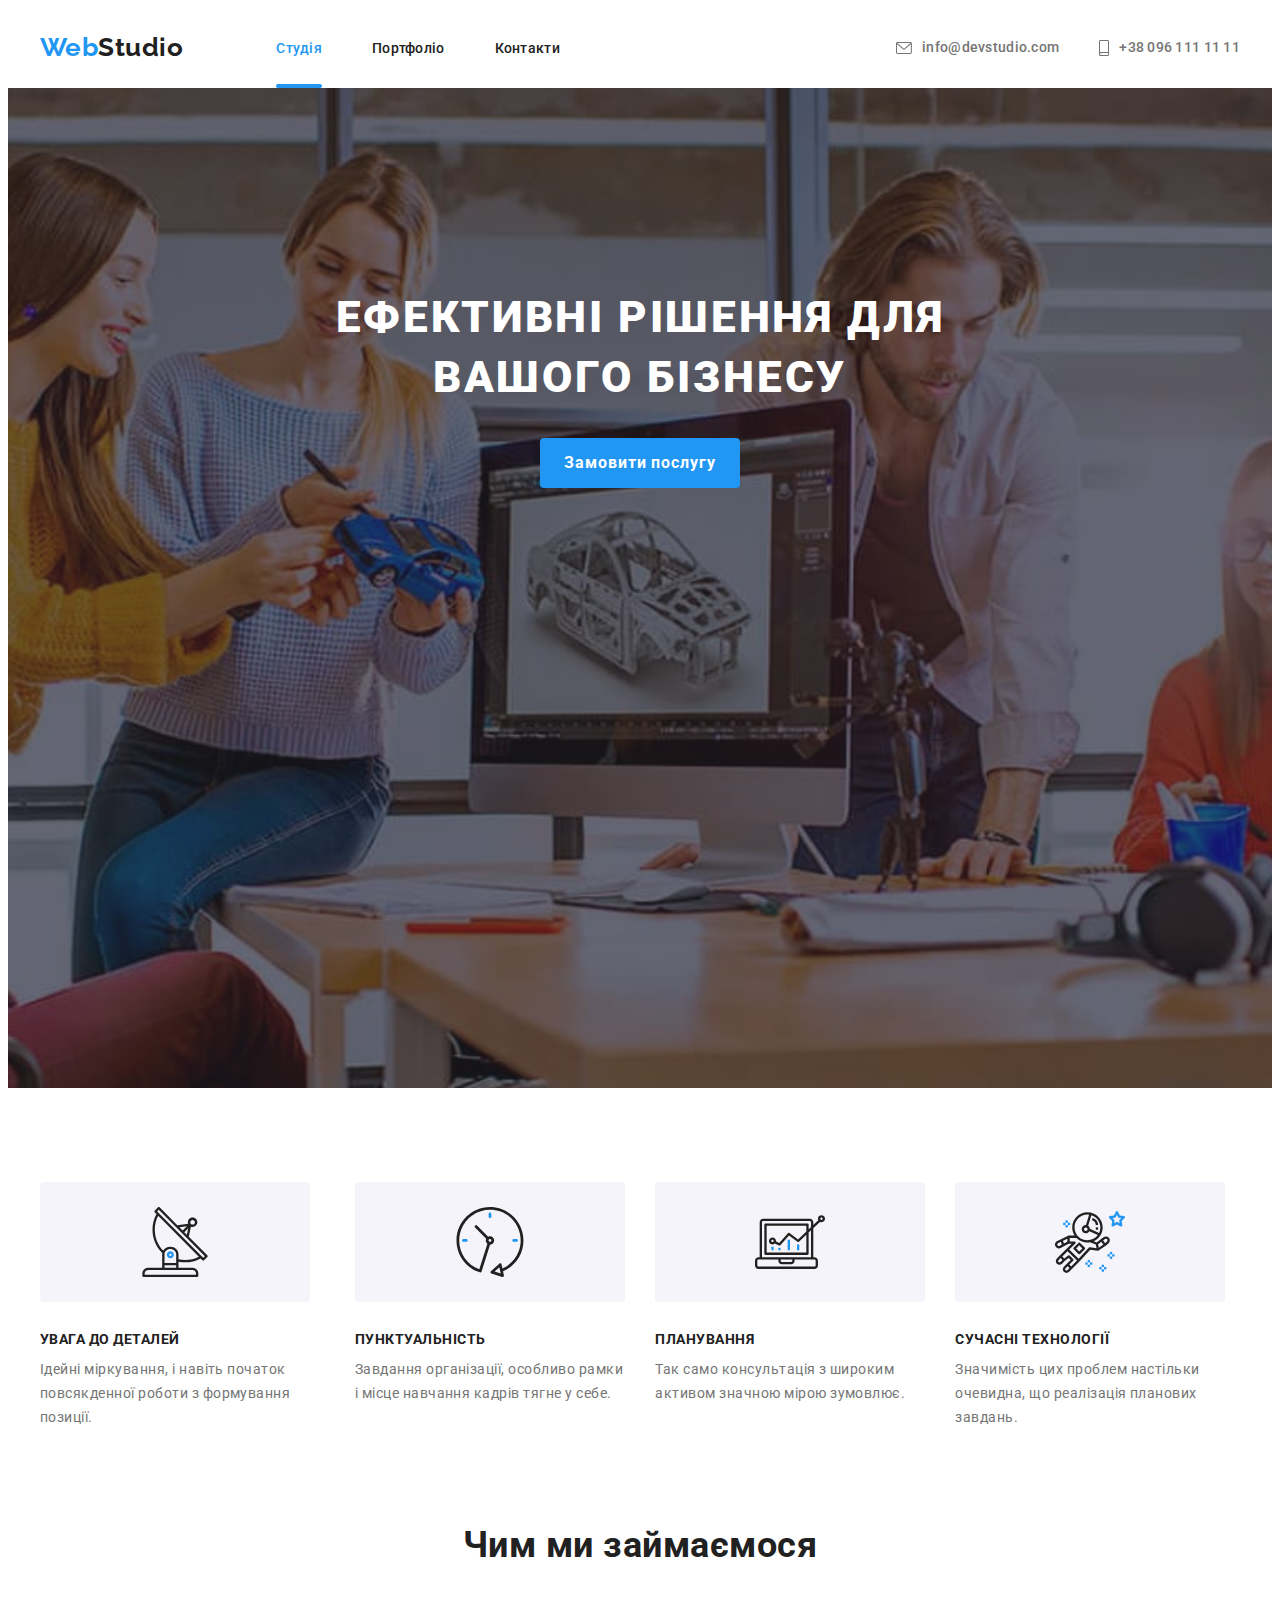
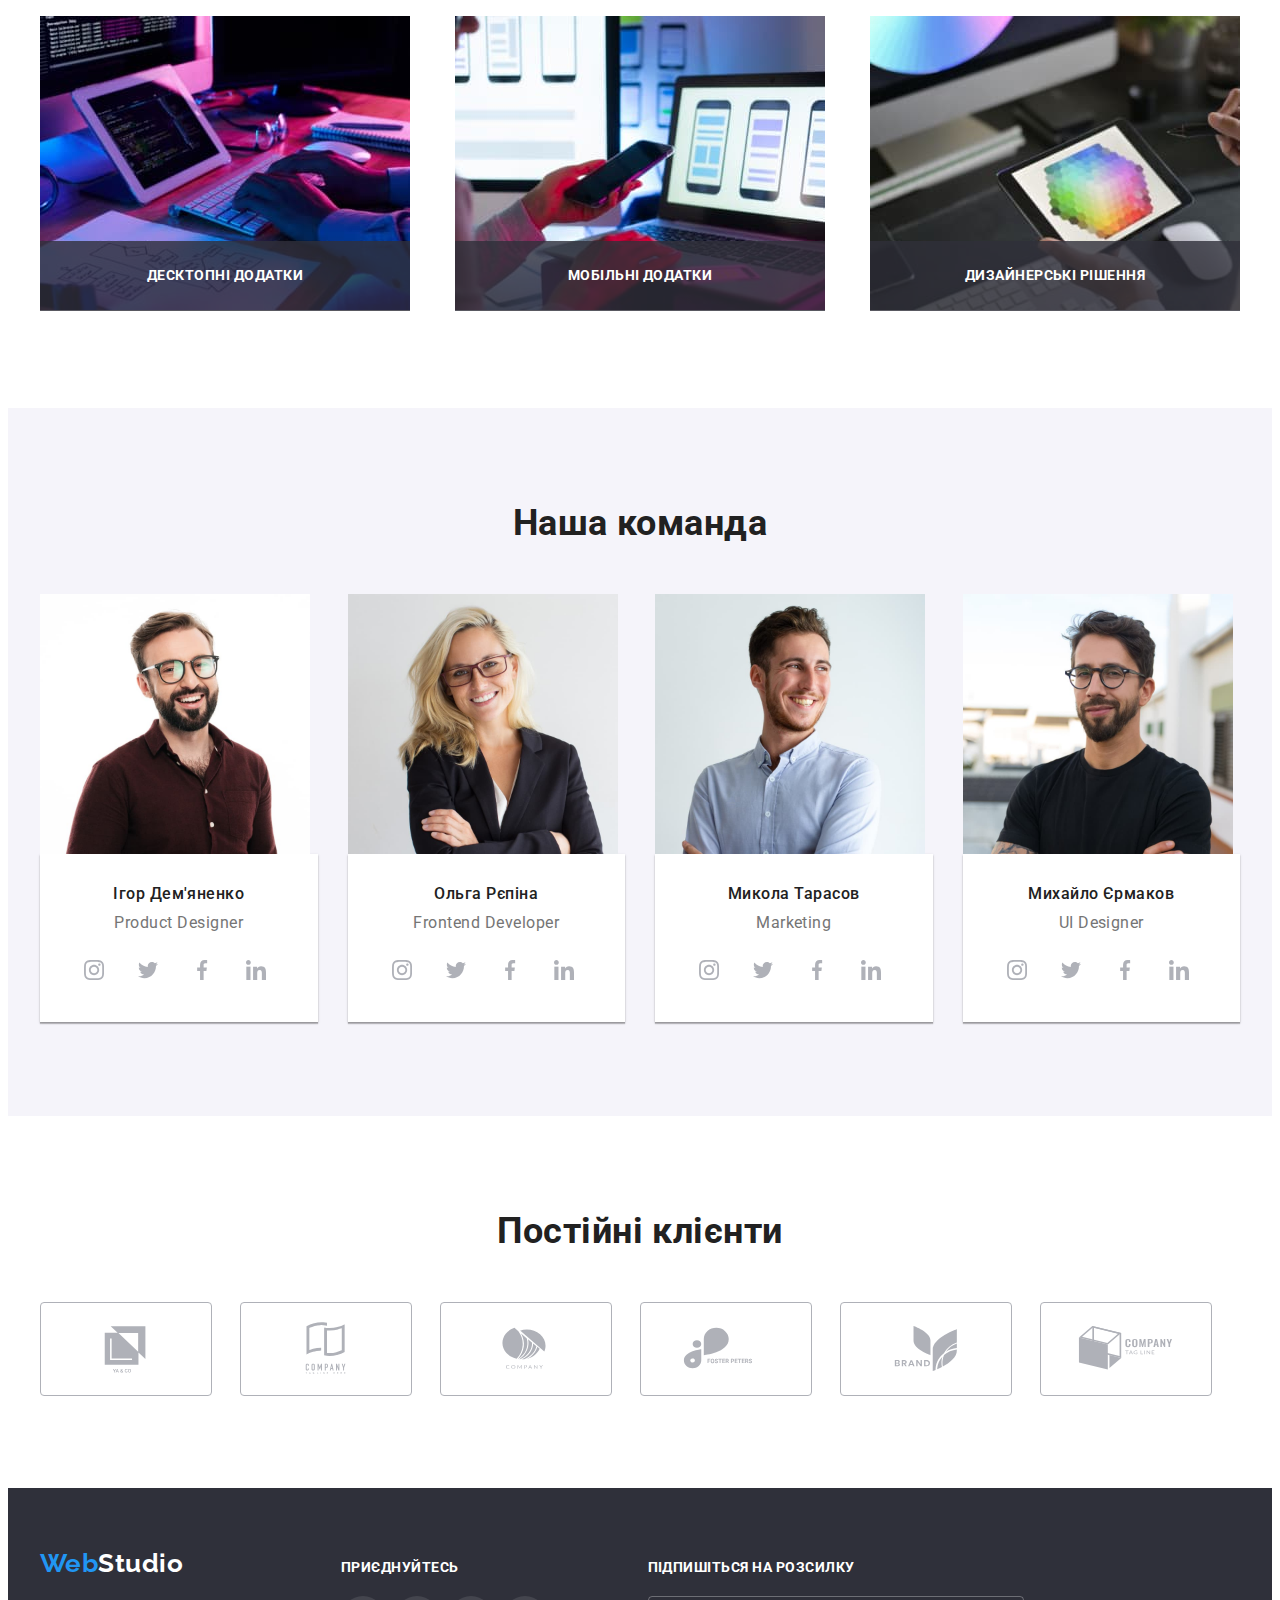
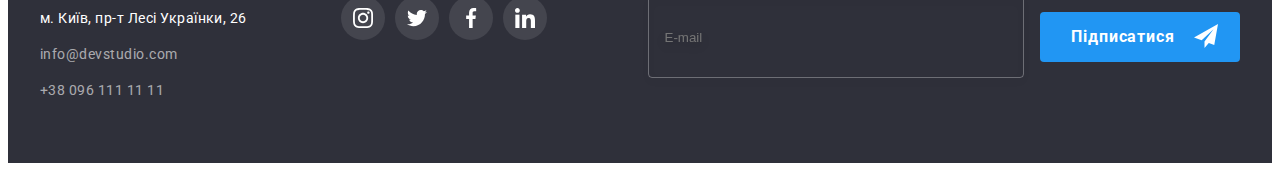
<file: index.html>
<!DOCTYPE html>
<html lang="uk">
  <head>
    <meta charset="UTF-8" />
    <meta http-equiv="X-UA-Compatible" content="IE=edge" />
    <meta name="viewport" content="width=device-width, initial-scale=1.0" />
    <title>WebStudio</title>
    <link href="https://fonts.googleapis.com/css2?family=Raleway:wght@700&family=Roboto:wght@400;500;700;900&display=swap" rel="stylesheet" />
    <link
      rel="stylesheet"
      href="https://cdnjs.cloudflare.com/ajax/libs/modern-normalize/1.1.0/modern-normalize.min.css"
      integrity="sha512-wpPYUAdjBVSE4KJnH1VR1HeZfpl1ub8YT/NKx4PuQ5NmX2tKuGu6U/JRp5y+Y8XG2tV+wKQpNHVUX03MfMFn9Q=="
      crossorigin="anonymous"
      referrerpolicy="no-referrer"
    />
    <link rel="stylesheet" href="./css/style.css" />
  </head>

  <body>
    <header class="header">
      <div class="container">
        <div class="header-container">
          <nav class="flex-container">
            <a lang="en" href="./index.html" class="logo">Web<span class="logo-sec-h">Studio</span></a>
            <ul class="nav list">
              <li><a class="nav-link current" href="./index.html">Студія</a></li>
              <li><a class="nav-link" href="./portfolio.html">Портфоліо</a></li>
              <li><a class="nav-link" href="#">Контакти</a></li>
            </ul>
          </nav>
          <ul class="nav-contact list">
            <li>
              <a class="contact-header" lang="en" href="mailto:info@devstudio.com">
                <svg width="16" height="12" class="mail">
                  <use href="./images/icons.svg#icon-envelope"></use>
                </svg>
                info@devstudio.com</a
              >
            </li>
            <li>
              <a class="contact-header" href="tel:+30961111111">
                <svg width="10" height="16" class="smartph">
                  <use href="./images/icons.svg#icon-phone"></use>
                </svg>
                +38 096 111 11 11
              </a>
            </li>
          </ul>
        </div>
      </div>
    </header>
    <main>
      <section class="hero overlay">
        <h1 class="hero-title">
          Ефективні рішення для <br />
          вашого бізнесу
        </h1>
        <div class="button-hero">
          <button class="button" type="button" data-modal-open>Замовити послугу</button>
        </div>
      </section>

      <section class="features section">
        <div class="container">
          <h2 class="visually-hidden">Наші переваги</h2>
          <ul class="sub-section list">
            <li class="features-card">
              <div class="fuatures-icons">
                <svg width="70" height="70">
                  <use href="./images/icons.svg#icon-antenna-1"></use>
                </svg>
              </div>
              <h3 class="features-caption">Увага до деталей</h3>
              <p class="features-sub">Ідейні міркування, і навіть початок повсякденної роботи з формування позиції.</p>
            </li>
            <li class="features-card">
              <div class="fuatures-icons">
                <svg width="70" height="70">
                  <use href="./images/icons.svg#icon-clock-1"></use>
                </svg>
              </div>
              <h3 class="features-caption">Пунктуальність</h3>
              <p class="features-sub">Завдання організації, особливо рамки і місце навчання кадрів тягне у себе.</p>
            </li>
            <li class="features-card">
              <div class="fuatures-icons">
                <svg width="70" height="70">
                  <use href="./images/icons.svg#icon-diagram-1"></use>
                </svg>
              </div>
              <h3 class="features-caption">Планування</h3>
              <p class="features-sub">Так само консультація з широким активом значною мірою зумовлює.</p>
            </li>
            <li class="features-card">
              <div class="fuatures-icons">
                <svg width="70" height="70">
                  <use href="./images/icons.svg#icon-astronaut-1"></use>
                </svg>
              </div>
              <h3 class="features-caption">Сучасні технології</h3>
              <p class="features-sub">Значимість цих проблем настільки очевидна, що реалізація планових завдань.</p>
            </li>
          </ul>
        </div>
      </section>

      <section class="works">
        <div class="container">
          <h2 class="works-title">Чим ми займаємося</h2>
          <ul class="work list">
            <li class="position">
              <img src="./images/tablet_and_keybord.jpg" alt="Руки набирають текст на планшеті за допомогою стаціонарної клавіатури" width="370" height="294" />
              <p class="work-cards">Десктопні додатки</p>
            </li>

            <li class="position">
              <img src="./images/smarthon_and_laptop.jpg" alt="Людина тримає телефон одночасно працюючи на ноутбуці" width="370" />
              <p class="work-cards">Мобільні додатки</p>
            </li>

            <li class="position">
              <img src="./images/tablet.jpg" alt="Людина працює в програмі на планшеті" width="370" />
              <p class="work-cards">Дизайнерські рішення</p>
            </li>
          </ul>
        </div>
      </section>
      <section class="staff section">
        <div class="container">
          <h2 class="staff-title">Наша команда</h2>
          <ul class="staff-sec list">
            <li class="staff-cards">
              <img src="./images/ihor.jpg" alt="Хлопець в окулярах посміхається" width="270" />
              <div class="staff-text">
                <h3 class="staff-caption">Ігор Дем'яненко</h3>
                <p class="staff-sub">Product Designer</p>
                <ul class="social-list">
                  <li class="social-items">
                    <a class="social-links" href="#">
                      <svg class="social-icons" width="20" height="20">
                        <use href="./images/icons.svg#icon-instagram-2"></use>
                      </svg>
                    </a>
                  </li>
                  <li class="social-items">
                    <a class="social-links" href="#">
                      <svg class="social-icons" width="20" height="20">
                        <use href="./images/icons.svg#icon-twitter-1"></use>
                      </svg>
                    </a>
                  </li>
                  <li class="social-items">
                    <a class="social-links" href="#">
                      <svg class="social-icons" width="20" height="20">
                        <use href="./images/icons.svg#icon-facebook-1"></use>
                      </svg>
                    </a>
                  </li>
                  <li class="social-items">
                    <a class="social-links" href="#">
                      <svg class="social-icons" width="20" height="20">
                        <use href="./images/icons.svg#icon-linkedin-1"></use>
                      </svg>
                    </a>
                  </li>
                </ul>
              </div>
            </li>
            <li class="staff-cards">
              <img src="./images/olga.jpg" alt="Молода жінка в окулярах посміхається" width="270" />
              <div class="staff-text">
                <h3 class="staff-caption">Ольга Рєпіна</h3>
                <p class="staff-sub">Frontend Developer</p>
                <ul class="social-list">
                  <li class="social-items">
                    <a class="social-links" href="#">
                      <svg class="social-icons" width="20" height="20">
                        <use href="./images/icons.svg#icon-instagram-2"></use>
                      </svg>
                    </a>
                  </li>
                  <li class="social-items">
                    <a class="social-links" href="#">
                      <svg class="social-icons" width="20" height="20">
                        <use href="./images/icons.svg#icon-twitter-1"></use>
                      </svg>
                    </a>
                  </li>
                  <li class="social-items">
                    <a class="social-links" href="#">
                      <svg class="social-icons" width="20" height="20">
                        <use href="./images/icons.svg#icon-facebook-1"></use>
                      </svg>
                    </a>
                  </li>
                  <li class="social-items">
                    <a class="social-links" href="#">
                      <svg class="social-icons" width="20" height="20">
                        <use href="./images/icons.svg#icon-linkedin-1"></use>
                      </svg>
                    </a>
                  </li>
                </ul>
              </div>
            </li>
            <li class="staff-cards">
              <img src="./images/mukola.jpg" alt="Хлопець посміхається дивлячись у сторону" width="270" />
              <div class="staff-text">
                <h3 class="staff-caption">Микола Тарасов</h3>
                <p class="staff-sub">Marketing</p>
                <ul class="social-list">
                  <li class="social-items">
                    <a class="social-links" href="#">
                      <svg class="social-icons" width="20" height="20">
                        <use href="./images/icons.svg#icon-instagram-2"></use>
                      </svg>
                    </a>
                  </li>
                  <li class="social-items">
                    <a class="social-links" href="#">
                      <svg class="social-icons" width="20" height="20">
                        <use href="./images/icons.svg#icon-twitter-1"></use>
                      </svg>
                    </a>
                  </li>
                  <li class="social-items">
                    <a class="social-links" href="#">
                      <svg class="social-icons" width="20" height="20">
                        <use href="./images/icons.svg#icon-facebook-1"></use>
                      </svg>
                    </a>
                  </li>
                  <li class="social-items">
                    <a class="social-links" href="#">
                      <svg class="social-icons" width="20" height="20">
                        <use href="./images/icons.svg#icon-linkedin-1"></use>
                      </svg>
                    </a>
                  </li>
                </ul>
              </div>
            </li>
            <li class="staff-cards">
              <img src="./images/myhal.jpg" alt="Хлопець в окулярах зі складеними руками посміхається у камеру" width="270" />
              <div class="staff-text">
                <h3 class="staff-caption">Михайло Єрмаков</h3>
                <p class="staff-sub">UI Designer</p>
                <ul class="social-list">
                  <li class="social-items">
                    <a class="social-links" href="#">
                      <svg class="social-icons" width="20" height="20">
                        <use href="./images/icons.svg#icon-instagram-2"></use>
                      </svg>
                    </a>
                  </li>
                  <li class="social-items">
                    <a class="social-links" href="#">
                      <svg class="social-icons" width="20" height="20">
                        <use href="./images/icons.svg#icon-twitter-1"></use>
                      </svg>
                    </a>
                  </li>
                  <li class="social-items">
                    <a class="social-links" href="#">
                      <svg class="social-icons" width="20" height="20">
                        <use href="./images/icons.svg#icon-facebook-1"></use>
                      </svg>
                    </a>
                  </li>
                  <li class="social-items">
                    <a class="social-links" href="#">
                      <svg class="social-icons" width="20" height="20">
                        <use href="./images/icons.svg#icon-linkedin-1"></use>
                      </svg>
                    </a>
                  </li>
                </ul>
              </div>
            </li>
          </ul>
        </div>
      </section>
      <section class="clients section">
        <div class="container">
          <h2 class="clients-title">Постійні клієнти</h2>
          <ul class="clients-list">
            <li class="clients-items">
              <a class="clients-link" href="#">
                <svg width="106" height="60">
                  <use href="./images/icons.svg#icon-ya-and-co-1"></use>
                </svg>
              </a>
            </li>
            <li class="clients-items">
              <a class="clients-link" href="#">
                <svg width="106" height="60">
                  <use href="./images/icons.svg#icon-company-taglinehere-1"></use>
                </svg>
              </a>
            </li>
            <li class="clients-items">
              <a class="clients-link" href="#">
                <svg width="106" height="60">
                  <use href="./images/icons.svg#icon-company-1"></use>
                </svg>
              </a>
            </li>
            <li class="clients-items">
              <a class="clients-link" href="#">
                <svg width="106" height="60">
                  <use href="./images/icons.svg#icon-foster-peters-1"></use>
                </svg>
              </a>
            </li>
            <li class="clients-items">
              <a class="clients-link" href="#">
                <svg width="106" height="60">
                  <use href="./images/icons.svg#icon-brand-1"></use>
                </svg>
              </a>
            </li>
            <li class="clients-items">
              <a class="clients-link" href="#">
                <svg width="106" height="60">
                  <use href="./images/icons.svg#icon-company-tagline-1"></use>
                </svg>
              </a>
            </li>
          </ul>
        </div>
      </section>
    </main>
    <footer class="footer">
      <div class="container">
        <div class="flex-container-footer">
          <div class="logo-space">
            <a class="logo" lang="en" href="./index.html">Web<span class="logo-sec-f">Studio</span></a>
            <address class="address">
              <ul class="list">
                <li class="footer-link">
                  <a href="https://goo.gl/maps/CPtrU1FHBa2aNyZL9" target="_blank" rel="noopener noreferrer nofollow" class="footer-address">м. Київ, пр-т Лесі Українки, 26</a>
                </li>
                <li class="footer-link">
                  <a lang="en" href="mailto:info@devstudio.com" class="footer-contact">info@devstudio.com</a>
                </li>
                <li>
                  <a href="tel:+380961111111" class="footer-contact">+38 096 111 11 11</a>
                </li>
              </ul>
            </address>
          </div>
          <div class="our-socials">
            <div>
              <p class="our-socials-p">приєднуйтесь</p>
              <ul class="social-list">
                <li class="social-items">
                  <a class="social-links-footer" href="#">
                    <svg class="social-icons" width="20" height="20">
                      <use href="./images/icons.svg#icon-instagram-2"></use>
                    </svg>
                  </a>
                </li>
                <li class="social-items">
                  <a class="social-links-footer" href="#">
                    <svg class="social-icons" width="20" height="20">
                      <use href="./images/icons.svg#icon-twitter-1"></use>
                    </svg>
                  </a>
                </li>
                <li class="social-items">
                  <a class="social-links-footer" href="#">
                    <svg class="social-icons" width="20" height="20">
                      <use href="./images/icons.svg#icon-facebook-1"></use>
                    </svg>
                  </a>
                </li>
                <li class="social-items">
                  <a class="social-links-footer" href="#">
                    <svg class="social-icons-footer" width="20" height="20">
                      <use href="./images/icons.svg#icon-linkedin-1"></use>
                    </svg>
                  </a>
                </li>
              </ul>
            </div>
          </div>
          <div class="subscribes">
            <h2 class="our-socials-p">Підпишіться на розсилку</h2>

            <form name="form-subscribes" autocomplete="on">
              <label for="email-sub"></label>
              <input class="input-subscribes" id="email-sub" type="email" name="email-sub" placeholder="E-mail" required />
              <button class="button-sub" type="submit">
                Підписатися
                <svg class="sub-sent" width="24" height="24">
                  <use href="./images/icons.svg#icon-icon-send"></use>
                </svg>
              </button>
            </form>
          </div>
        </div>
      </div>
    </footer>

    <div class="backdrop is-hidden" data-modal>
      <div class="modal">
        <button type="button" data-modal-close class="closed">
          <svg width="18" height="18">
            <use href="./images/icons.svg#icon-close-black-18dp-2-1-1"></use>
          </svg>
        </button>
        <h2 class="modal-title">Залиште свої дані, ми вам передзвонимо</h2>
        <form name="contact-form" autocomplete="on">
          <label class="form-label" for="user-name">Ім'я</label>
          <div class="form-field">
            <input class="form-input" id="user-name" type="text" name="user-name" required />
            <svg class="form-icon" width="18" height="18">
              <use href="./images/icons.svg#icon-user"></use>
            </svg>
          </div>

          <label class="form-label" for="user-tel">Телефон</label>
          <div class="form-field">
            <input class="form-input" id="user-tel" type="tel" name="user-tel" required />
            <svg class="form-icon" width="18" height="18">
              <use href="./images/icons.svg#icon-phone-modal"></use>
            </svg>
          </div>

          <label class="form-label" for="user-email">Пошта</label>
          <div class="form-field">
            <input class="form-input" id="user-email" type="email" name="user-email" required />
            <svg class="form-icon" width="18" height="18">
              <use href="./images/icons.svg#icon-email-modal"></use>
            </svg>
          </div>

          <label class="form-label" for="user-comment">Коментар</label>
          <textarea class="form-textarea" name="user-comment" id="user-comment" placeholder="Введіть текст"></textarea>

          <div class="checkbox">
            <input class="checkbox-input" id="term-checkbox" type="checkbox" name="term-checkbox" required />
            <svg class="checkbox-icon" width="16" height="15">
              <use href="./images/icons.svg#icon-Vector"></use>
            </svg>

            <label class="checkbox-title" for="term-checkbox">Погоджуюся з розсилкою та приймаю <a class="checkbox-link" href="#">Умови договору</a></label>
          </div>

          <button class="submit-button button" type="submit">Відправити</button>
        </form>
      </div>
    </div>

    <script src="./js/modal.js"></script>
  </body>
</html>
</file>
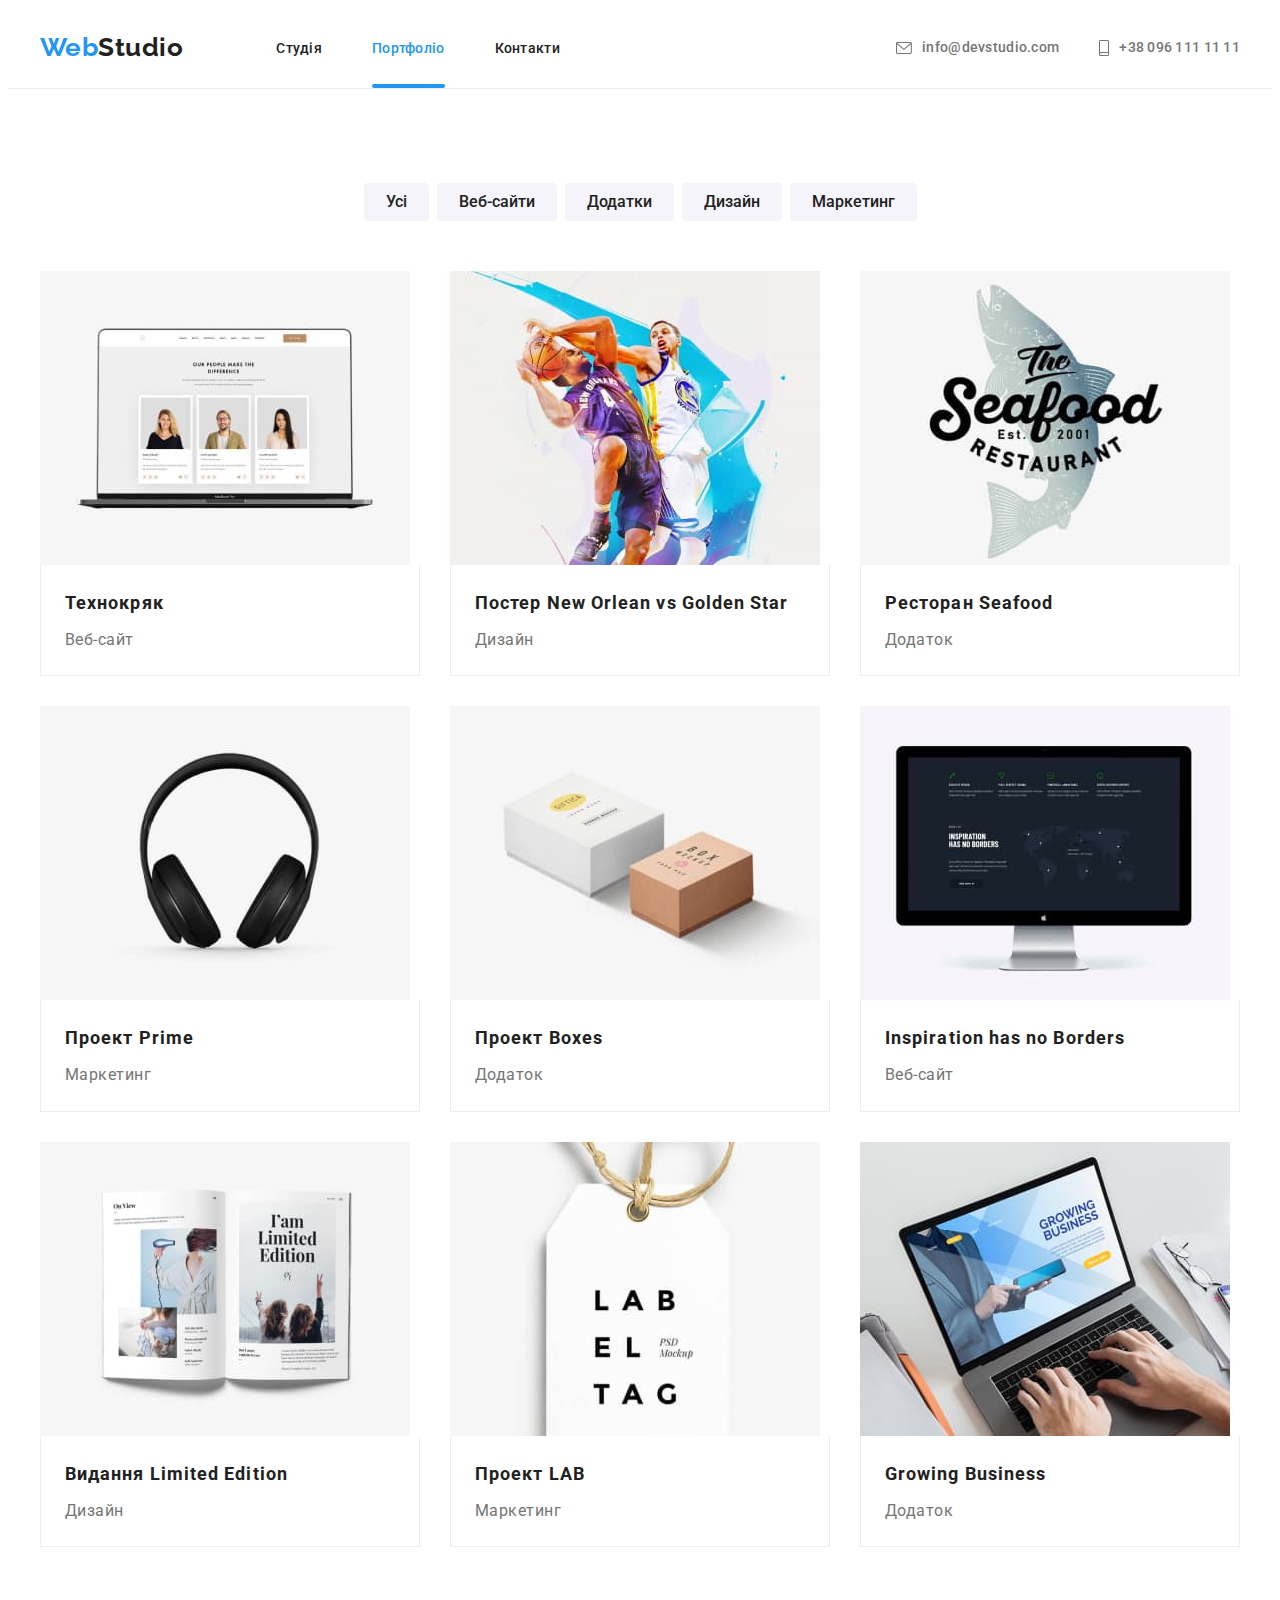
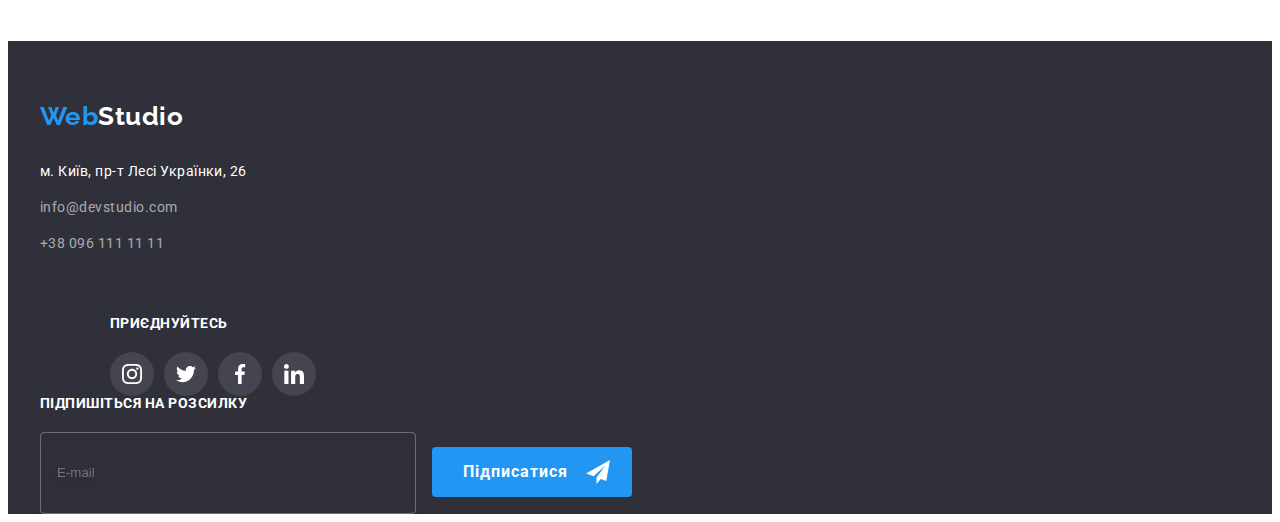
<file: portfolio.html>
<!DOCTYPE html>
<html lang="uk">
  <head>
    <meta charset="UTF-8" />
    <meta http-equiv="X-UA-Compatible" content="IE=edge" />
    <meta name="viewport" content="width=device-width, initial-scale=1.0" />
    <title>Портфоліо</title>
    <link rel="stylesheet" href="https://fonts.googleapis.com/css2?family=Raleway:wght@700&family=Roboto:wght@400;500;700;900&display=swap" />
    <link
      rel="stylesheet"
      href="https://cdnjs.cloudflare.com/ajax/libs/modern-normalize/1.1.0/modern-normalize.min.css"
      integrity="sha512-wpPYUAdjBVSE4KJnH1VR1HeZfpl1ub8YT/NKx4PuQ5NmX2tKuGu6U/JRp5y+Y8XG2tV+wKQpNHVUX03MfMFn9Q=="
      crossorigin="anonymous"
      referrerpolicy="no-referrer"
    />
    <link rel="stylesheet" href="./css/style.css" />
  </head>
  <body>
    <header class="portfolio header">
      <div class="container">
        <div class="header-container">
          <nav class="flex-container">
            <a lang="en" href="./index.html" class="logo">Web<span class="logo-sec-h">Studio</span></a>
            <ul class="nav list">
              <li><a class="nav-link" href="./index.html">Студія</a></li>
              <li><a class="nav-link current" href="./portfolio.html">Портфоліо</a></li>
              <li><a class="nav-link" href="#">Контакти</a></li>
            </ul>
          </nav>
          <ul class="nav-contact list">
            <li>
              <a class="contact-header" lang="en" href="mailto:info@devstudio.com">
                <svg width="16" height="12" class="mail">
                  <use href="./images/icons.svg#icon-envelope"></use>
                </svg>
                info@devstudio.com</a
              >
            </li>
            <li>
              <a class="contact-header" href="tel:+30961111111">
                <svg width="10" height="16" class="smartph">
                  <use href="./images/icons.svg#icon-phone"></use>
                </svg>
                +38 096 111 11 11
              </a>
            </li>
          </ul>
        </div>
      </div>
    </header>

    <main>
      <section class="main section">
        <div class="container">
          <h1 class="visually-hidden">Фільтри та портфоліо</h1>
          <ul class="portfolio-button list">
            <li>
              <button type="button" class="main-button">Усі</button>
            </li>
            <li>
              <button type="button" class="main-button">Веб-сайти</button>
            </li>
            <li>
              <button type="button" class="main-button">Додатки</button>
            </li>
            <li>
              <button type="button" class="main-button">Дизайн</button>
            </li>
            <li>
              <button type="button" class="main-button">Маркетинг</button>
            </li>
          </ul>
          <ul class="portfolio list">
            <li class="portfolio-card">
              <div class="card-image-container">
                <div class="text-overlay">
                  <p>Ресурс пропонує комплексні пропозиції з різним рівнем функціоналу та сервісів. Все це дозволить відвідувачу отримати вичерпні відомості про компанію чи приватну особу.</p>
                </div>
                <img src="./images/laptop_with_persons.jpg" alt="Ноутбук з фото-картками персоналу" width="370" />
              </div>
              <div class="container-portf-text">
                <h2 class="main-title">Технокряк</h2>
                <p class="main-sub">Веб-сайт</p>
              </div>
            </li>
            <li class="portfolio-card">
              <div class="card-image-container">
                <div class="text-overlay">
                  <p>Ресурс пропонує комплексні пропозиції з різним рівнем функціоналу та сервісів. Все це дозволить відвідувачу отримати вичерпні відомості про компанію чи приватну особу.</p>
                </div>
                <img src="./images/basketball_players.jpg" alt="Хлопці, котрі грають у баскетбол" width="370" />
              </div>
              <div class="container-portf-text">
                <h2 class="main-title">Постер New Orlean vs Golden Star</h2>
                <p class="main-sub">Дизайн</p>
              </div>
            </li>
            <li class="portfolio-card">
              <div class="card-image-container">
                <div class="text-overlay">
                  <p>Ресурс пропонує комплексні пропозиції з різним рівнем функціоналу та сервісів. Все це дозволить відвідувачу отримати вичерпні відомості про компанію чи приватну особу.</p>
                </div>
                <img src="./images/fish.jpg" alt="Риба на задньому фоні з назвою ресторана на передньому фоні" width="370" />
              </div>
              <div class="container-portf-text">
                <h2 class="main-title">Ресторан Seafood</h2>
                <p class="main-sub">Додаток</p>
              </div>
            </li>
            <li class="portfolio-card">
              <div class="card-image-container">
                <div class="text-overlay">
                  <p>Ресурс пропонує комплексні пропозиції з різним рівнем функціоналу та сервісів. Все це дозволить відвідувачу отримати вичерпні відомості про компанію чи приватну особу.</p>
                </div>

                <img src="./images/headphones.jpg" alt="Накладні навушники" width="370" />
              </div>
              <div class="container-portf-text">
                <h2 class="main-title">Проект Prime</h2>
                <p class="main-sub">Маркетинг</p>
              </div>
            </li>
            <li class="portfolio-card">
              <div class="card-image-container">
                <div class="text-overlay">
                  <p>Ресурс пропонує комплексні пропозиції з різним рівнем функціоналу та сервісів. Все це дозволить відвідувачу отримати вичерпні відомості про компанію чи приватну особу.</p>
                </div>
                <img src="./images/boxes.jpg" alt="Дві коробки різних розмірів" width="370" />
              </div>
              <div class="container-portf-text">
                <h2 class="main-title">Проект Boxes</h2>
                <p class="main-sub">Додаток</p>
              </div>
            </li>
            <li class="portfolio-card">
              <div class="card-image-container">
                <div class="text-overlay">
                  <p>Ресурс пропонує комплексні пропозиції з різним рівнем функціоналу та сервісів. Все це дозволить відвідувачу отримати вичерпні відомості про компанію чи приватну особу.</p>
                </div>
                <img src="./images/the_stationary_screen.jpg" alt="Стіціонарний монітор з відкритою програмою" width="370" />
              </div>
              <div class="container-portf-text">
                <h2 class="main-title">Inspiration has no Borders</h2>
                <p class="main-sub">Веб-сайт</p>
              </div>
            </li>
            <li class="portfolio-card">
              <div class="card-image-container">
                <div class="text-overlay">
                  <p>Ресурс пропонує комплексні пропозиції з різним рівнем функціоналу та сервісів. Все це дозволить відвідувачу отримати вичерпні відомості про компанію чи приватну особу.</p>
                </div>
                <img src="./images/magazine.jpg" alt="Розгорнутий журнал за статтею" width="370" />
              </div>
              <div class="container-portf-text">
                <h2 class="main-title">Видання Limited Edition</h2>
                <p class="main-sub">Дизайн</p>
              </div>
            </li>
            <li class="portfolio-card">
              <div class="card-image-container">
                <div class="text-overlay">
                  <p>Ресурс пропонує комплексні пропозиції з різним рівнем функціоналу та сервісів. Все це дозволить відвідувачу отримати вичерпні відомості про компанію чи приватну особу.</p>
                </div>
                <img src="./images/tag.jpg" alt="Біла бірка з чорним надписом" width="370" />
              </div>
              <div class="container-portf-text">
                <h2 class="main-title">Проект LAB</h2>
                <p class="main-sub">Маркетинг</p>
              </div>
            </li>
            <li class="portfolio-card">
              <div class="card-image-container">
                <div class="text-overlay">
                  <p>Ресурс пропонує комплексні пропозиції з різним рівнем функціоналу та сервісів. Все це дозволить відвідувачу отримати вичерпні відомості про компанію чи приватну особу.</p>
                </div>
                <img src="./images/laptop_and_hands.jpg" alt="Чоловічі руки набирають текст на клавіатурі ноутбука" width="370" />
              </div>
              <div class="container-portf-text">
                <h2 class="main-title">Growing Business</h2>
                <p class="main-sub">Додаток</p>
              </div>
            </li>
          </ul>
        </div>
      </section>
    </main>

    <footer class="footer">
      <div class="container container-footer">
        <div class="logo-space">
          <a class="logo" lang="en" href="./index.html">Web<span class="logo-sec-f">Studio</span></a>
          <address class="address">
            <ul class="list">
              <li class="footer-link">
                <a href="https://goo.gl/maps/CPtrU1FHBa2aNyZL9" target="_blank" rel="noopener noreferrer nofollow" class="footer-address">м. Київ, пр-т Лесі Українки, 26</a>
              </li>
              <li class="footer-link">
                <a lang="en" href="mailto:info@devstudio.com" class="footer-contact">info@devstudio.com</a>
              </li>
              <li>
                <a href="tel:+380961111111" class="footer-contact">+38 096 111 11 11</a>
              </li>
            </ul>
          </address>
        </div>
        <div class="our-socials">
          <p class="our-socials-p">приєднуйтесь</p>
          <ul class="social-list">
            <li class="social-items">
              <a class="social-links-footer" href="#">
                <svg class="social-icons" width="20" height="20">
                  <use href="./images/icons.svg#icon-instagram-2"></use>
                </svg>
              </a>
            </li>
            <li class="social-items">
              <a class="social-links-footer" href="#">
                <svg class="social-icons" width="20" height="20">
                  <use href="./images/icons.svg#icon-twitter-1"></use>
                </svg>
              </a>
            </li>
            <li class="social-items">
              <a class="social-links-footer" href="#">
                <svg class="social-icons" width="20" height="20">
                  <use href="./images/icons.svg#icon-facebook-1"></use>
                </svg>
              </a>
            </li>
            <li class="social-items">
              <a class="social-links-footer" href="#">
                <svg class="social-icons-footer" width="20" height="20">
                  <use href="./images/icons.svg#icon-linkedin-1"></use>
                </svg>
              </a>
            </li>
          </ul>
        </div>
        <div class="subscribes">
          <h2 class="our-socials-p">Підпишіться на розсилку</h2>
          <div class="sub-button-cont">
            <form name="form-subscribes" autocomplete="on">
              <input class="input-subscribes" id="email-sub" type="email" name="email-sub" placeholder="E-mail" required />
              <button class="button-sub" type="submit">
                Підписатися
                <svg class="sub-sent" width="24" height="24">
                  <use href="./images/icons.svg#icon-icon-send"></use>
                </svg>
              </button>
            </form>
          </div>
        </div>
      </div>
    </footer>
  </body>
</html>
</file>
<file: css/style.css>
html {
  box-sizing: border-box;
}

:root {
  --color-primery: #212121;
  --color-secondary: #757575;
  --color-accent: #2196f3;
  --color-white-bgc: #ffffff;
  --color-around-black-bgc: #2f303a;
  --color-around-white-bgc: #f5f5f5;
  --color-gray-bgc: #f5f4fa;
  --color-additional: #ffffff;
  --color-additional-second: rgba(255, 255, 255, 0.6);
  --color-button-accent: #188ce8;
  --color-icons: #afb1b8;
  --color-bgc-footer-icons: rgba(255, 255, 255, 0.1);
}

body {
  background-color: var(--color-white-bgc);
  color: var(--color-primery);
  font-family: Roboto, sans-serif;
  letter-spacing: 0.03em;
}

.list {
  list-style: none;
  padding: 0;
  margin: 0;
}

.visually-hidden {
  position: absolute;
  white-space: nowrap;
  width: 1px;
  height: 1px;
  overflow: hidden;
  border: 0;
  padding: 0;
  clip: rect(0 0 0 0);
  clip-path: inset(50%);
  margin: -1px;
}

.container {
  width: 1200px;
  margin-left: auto;
  margin-right: auto;
  padding-right: 15px;
  padding-left: 15px;
}

.section {
  padding: 94px 0;
}

h1,
h2,
h3,
h4,
h5,
h6,
p {
  margin: 0;
}

ul {
  margin: 0;
  padding: 0;
  list-style-type: none;
}

/* Стилізація index.html */

/* Header */

.portfolio.header {
  border-bottom: 1px solid #ececec;
}

.header-container {
  display: flex;
  justify-content: space-between;
  align-items: center;
}
.flex-container {
  display: flex;
  align-items: center;
  flex-grow: 1;
  padding-top: 24px;
  padding-bottom: 25px;
  gap: 93px;
}

.nav.list {
  display: flex;
  justify-content: flex-start;
  align-items: center;
  gap: 50px;
}

.nav-contact {
  display: flex;
  gap: 40px;
  align-items: center;

  font-weight: 500;
  font-size: 14px;
  line-height: 1.14;
  letter-spacing: 0.02em;
  text-decoration: none;
}

.logo {
  color: var(--color-accent);
  text-decoration: none;
  font-family: raleway, sans-serif;
  font-weight: 700;
  font-size: 26px;
  line-height: 1.19;
}

.logo-sec-h {
  color: var(--color-primery);
}

.nav.list a {
  font-weight: 500;
  font-size: 14px;
  line-height: 1.14;
  letter-spacing: 0.02em;
  text-decoration: none;
}

.nav-link {
  position: relative;
  padding: 28px 0;
}

.nav-link.current {
  color: var(--color-accent);
  text-decoration: none;
}

.nav-link.current::after {
  content: '';

  position: absolute;
  bottom: -4px;
  left: 0;

  width: 100%;
  height: 4px;
  border-radius: 2px;
  background-color: var(--color-accent);
}

.nav-link {
  color: var(--color-primery);
  text-decoration: none;

  transition: color 250ms cubic-bezier(0.4, 0, 0.2, 1);
  transition: fill 250ms cubic-bezier(0.4, 0, 0.2, 1);
}

.contact-header {
  color: var(--color-secondary);
  text-decoration: none;

  display: flex;
  align-items: center;
  fill: var(--color-secondary);
  gap: 10px;

  transition: fill 250ms cubic-bezier(0.4, 0, 0.2, 1);
  transition: color 250ms cubic-bezier(0.4, 0, 0.2, 1);
}

.nav-link:hover,
.nav-link:focus,
.contact-header:hover,
.contact-header:focus {
  color: var(--color-accent);
  fill: var(--color-accent);
}

/* Section "Ефективні рішення для вашого бізнесу" */

.hero {
  background-color: var(--color-around-black-bgc);
  padding: 200px 0;

  max-width: 1600px;
}

/* Overlay */

.overlay {
  height: 600px;
  width: 100%;
  margin-left: auto;
  margin-right: auto;
  background-image: linear-gradient(to right, rgba(47, 48, 58, 0.4), rgba(47, 48, 58, 0.4)), url('../images/people.jpg');
  background-position: center;
  background-repeat: no-repeat;
  background-size: cover;
}

.hero-title {
  color: var(--color-additional);
  font-weight: 900;
  font-size: 44px;
  line-height: 1.36;
  text-align: center;
  letter-spacing: 0.06em;
  text-transform: uppercase;

  margin-bottom: 30px;
}

.button {
  color: var(--color-additional);
  background-color: var(--color-accent);
  font-family: inherit;
  font-weight: 700;
  font-size: 16px;
  line-height: 1.88;
  letter-spacing: 0.06em;
  cursor: pointer;

  padding: 10px 24px;
  border-radius: 4px;
  border: none;

  transition: background-color 250ms cubic-bezier(0.4, 0, 0.2, 1);
}

.button-hero {
  display: flex;
  justify-content: center;
}

.button:hover,
.button:focus {
  background-color: var(--color-button-accent);
}

/* Section "Наші переваги" */

.features-caption {
  font-weight: 700;
  font-size: 14px;
  line-height: 1.14;
  text-transform: uppercase;
  width: 270px;
  border-radius: 4px;

  margin-bottom: 10px;
}

.features-sub {
  color: var(--color-secondary);
  font-weight: normal;
  font-size: 14px;
  line-height: 1.71;
}

.sub-section {
  display: flex;
  justify-content: center;
  gap: 30px;
}

/* Section "Чим ми займаємося" */

.works-title {
  font-weight: 700;
  font-size: 36px;
  line-height: 1.17;
  text-align: center;

  margin-bottom: 50px;
}

.work {
  /* position: relative; */
  display: flex;
  justify-content: space-between;
  align-items: center;
  gap: 30px;

  margin-bottom: 94px;
}

/* .work-card {
  position: relative;
} */

.position {
  position: relative;
}

.work-cards {
  position: absolute;
  bottom: 3px;

  left: 0;
  min-width: 370px;
  background: rgba(47, 48, 58, 0.8);
  padding: 27px 0;
  color: var(--color-additional);
  font-weight: 700;
  font-size: 14px;
  line-height: 1.14;
  text-align: center;
  text-transform: uppercase;
}

.work-card img {
  display: block;
}

/* Section "Наша команда" */

.staff {
  background-color: var(--color-gray-bgc);
}

.staff-sec {
  display: flex;
  justify-content: space-between;
  align-items: center;
  gap: 30px;
}

.staff-cards {
  flex-basis: calc((100% - 3 * 30px) / 4);
}

.staff-sec img {
  display: block;
}

.staff-text {
  padding: 30px 70px;

  background-color: #fff;
  box-shadow: 0px 1px 3px rgba(0, 0, 0, 0.12), 0px 1px 1px rgba(0, 0, 0, 0.14), 0px 2px 1px rgba(0, 0, 0, 0.2);
}

.staff-text:nth-child(2) {
  padding: 30px 32px 30px 32px;
}

.staff-title {
  font-weight: 700;
  font-size: 36px;
  line-height: 1.17;
  text-align: center;

  margin-bottom: 50px;
}

.staff-caption {
  font-weight: 500;
  font-size: 16px;
  line-height: 1.19;
  text-align: center;

  margin-bottom: 10px;
}

.staff-sub {
  color: var(--color-secondary);
  font-weight: 400;
  font-size: 16px;
  line-height: 1.19;
  text-align: center;
  margin-bottom: 16px;
}

.fuatures-icons {
  width: 270px;
  height: 120px;
  background-color: var(--color-gray-bgc);
  margin-bottom: 30px;

  display: flex;
  align-items: center;
  justify-content: center;
  border-radius: 4px;
}

.social-list {
  display: flex;
  align-items: center;
  gap: 10px;
}

.social-items {
  width: 44px;
  height: 44px;
}

.social-links {
  width: 100%;
  height: 100%;
  display: flex;
  align-items: center;
  justify-content: center;
  border-radius: 50%;
  background-color: var(--color-additional);
  fill: var(--color-icons);

  transition: background-color 250ms cubic-bezier(0.4, 0, 0.2, 1);
  transition: fill 250ms cubic-bezier(0.4, 0, 0.2, 1);
}

.social-links:hover,
.social-links:focus {
  background-color: var(--color-accent);
  fill: var(--color-additional);
}

/* Секція "Постійні клієнти" */

.clients-title {
  font-weight: 700;
  font-size: 36px;
  line-height: 1.17;
  text-align: center;

  margin-bottom: 50px;
}

.clients-list {
  display: flex;

  align-items: center;
  gap: 30px;
}

.clients-items {
  width: 170px;
  height: 92px;
  flex-basis: calc((100%-150px) / 6);
  align-items: center;
  justify-content: center;
}

.clients-link {
  width: 100%;
  height: 100%;
  display: flex;
  align-items: center;
  justify-content: center;
  background-color: var(--color-additional);
  fill: var(--color-icons);
  border: 1px solid #afb1b8;
  border-radius: 4px;

  transition: fill 250ms cubic-bezier(0.4, 0, 0.2, 1);
  transition: border-color 250ms cubic-bezier(0.4, 0, 0.2, 1);
}

.clients-link:hover,
.clients-link:focus {
  fill: var(--color-accent);
  border-color: var(--color-accent);
}

/* Footer */

.footer {
  background-color: var(--color-around-black-bgc);
}

.logo-sec-f {
  color: var(--color-additional);
}

.logo-space {
  padding: 60px 0;
  width: 231px;
}

.address {
  font-family: 'Roboto', sans-serif;
  font-style: normal;
  font-size: 14px;
  line-height: 1.71;
  text-decoration: none;

  margin-top: 28px;
}

.footer-link {
  margin-bottom: 12px;
}

.footer-address {
  color: var(--color-additional);
  text-decoration: none;

  transition: color 250ms cubic-bezier(0.4, 0, 0.2, 1);
}

.footer-contact {
  color: var(--color-additional-second);
  text-decoration: none;

  transition: color 250ms cubic-bezier(0.4, 0, 0.2, 1);
}

.footer-address:hover,
.footer-address:focus,
.footer-contact:hover,
.footer-contact:focus {
  color: var(--color-accent);
}

.our-socials {
  margin-left: 70px;
}

.flex-container-footer {
  display: flex;
  align-items: baseline;
}

.our-socials-p {
  font-weight: 700;
  font-size: 14px;
  line-height: 1.14;
  text-transform: uppercase;
  color: var(--color-additional);

  margin-bottom: 20px;
}

.social-links-footer {
  width: 100%;
  height: 100%;
  display: flex;
  align-items: center;
  justify-content: center;
  border-radius: 50%;
  background-color: var(--color-bgc-footer-icons);
  fill: var(--color-additional);

  transition: background-color 250ms cubic-bezier(0.4, 0, 0.2, 1);
  transition: fill 250ms cubic-bezier(0.4, 0, 0.2, 1);
}

.social-links-footer:hover,
.social-links-footer:focus {
  background-color: var(--color-accent);
  fill: var(--color-additional);
}

.subscribes {
  margin-left: auto;
}

.input-subscribes {
  width: 358px;
  height: 50px;
  border: 1px solid rgba(255, 255, 255, 0.3);
  filter: drop-shadow(0px 4px 4px rgba(0, 0, 0, 0.15));
  border-radius: 4px;
  background-color: transparent;

  padding: 15px 0 15px 16px;
}

.form-subscribes {
  display: flex;
  justify-content: center;
}

.button-sub {
  position: relative;
  color: var(--color-additional);
  background-color: var(--color-accent);
  font-family: inherit;
  font-weight: 700;
  font-size: 16px;
  line-height: 1.88;
  letter-spacing: 0.06em;
  cursor: pointer;

  width: 200px;
  padding: 10px 62px 10px 28px;
  border-radius: 4px;
  border: none;
  margin-left: 12px;

  transition: background-color 250ms cubic-bezier(0.4, 0, 0.2, 1);
}

.button-sub:hover,
.button-sub:focus {
  background-color: var(--color-button-accent);
}

.sub-sent {
  position: absolute;
  fill: var(--color-additional);
  top: 25%;
  right: 22px;
  width: 24px;
  height: 24px;
}

/* .button-sub-cont {
  display: flex;
  justify-content: center;
} */

/* Портфоліо */

/* Кнопки */

.portfolio-button {
  display: flex;
  justify-content: center;

  margin-bottom: 50px;
  gap: 8px;
}

.main-button {
  color: var(--color-primery);
  background-color: var(--color-gray-bgc);
  font-family: inherit;
  font-weight: 500;
  font-size: 16px;
  line-height: 1.62;
  text-align: center;

  cursor: pointer;

  padding: 6px 22px;
  border-radius: 4px;
  border: none;

  transition: color 250ms cubic-bezier(0.4, 0, 0.2, 1);
  transition: background-color 250ms cubic-bezier(0.4, 0, 0.2, 1);
}

.main-button:hover,
.main-button:focus {
  color: var(--color-white-bgc);
  background-color: var(--color-accent);
  box-shadow: 0px 3px 1px rgba(0, 0, 0, 0.1), 0px 1px 2px rgba(0, 0, 0, 0.08), 0px 2px 2px rgba(0, 0, 0, 0.12);
}

/* img */

.main-title {
  color: var(--color-primery);
  font-weight: 700;
  font-size: 18px;
  line-height: 2;
  letter-spacing: 0.06em;

  margin-bottom: 4px;
}

.main-sub {
  color: var(--color-secondary);
  font-weight: 400;
  font-size: 16px;
  line-height: 1.9;
}

.portfolio {
  display: flex;
  gap: 30px;
  flex-wrap: wrap;
}

.portfolio-card {
  flex-basis: calc((100% - 2 * 30px) / 3);
}

.portfolio-card img {
  display: block;
}

.card-image-container {
  position: relative;
  overflow: hidden;
}

.text-overlay {
  position: absolute;
  left: 0;
  bottom: 0;
  width: 100%;
  height: 294px;

  transform: translateY(100%);
  transition: transform 250ms cubic-bezier(0.4, 0, 0.2, 1);

  background: rgba(33, 150, 243, 0.9);
  color: var(--color-additional);
  font-weight: 400;
  font-size: 18px;
  line-height: 1.56;

  padding: 63px 24px;
}

.portfolio-card:hover .text-overlay,
.portfolio-card:focus .text-overlay {
  transform: translateY(0);
}

.container-portf-text {
  border: 1px solid #eeeeee;
  border-top: none;
  padding: 20px 24px;
}

.portfolio-card:hover,
.portfolio-card:focus {
  box-shadow: 0px 1px 1px rgba(0, 0, 0, 0.12), 0px 4px 4px rgba(0, 0, 0, 0.06), 1px 4px 6px rgba(0, 0, 0, 0.16);
}

/* Modal */

.backdrop {
  position: fixed;
  width: 100%;
  height: 100%;
  top: 0;
  left: 0;

  background-color: rgba(0, 0, 0, 0.2);

  opacity: 1;
  transition: opacity 250ms cubic-bezier(0.4, 0, 0.2, 1);
}

.modal {
  position: absolute;
  top: 50%;
  left: 50%;

  transform: translate(-50%, -50%) scale(1);
  transition: transform 250ms cubic-bezier(0.4, 0, 0.2, 1);
  /* overflow-y: auto; */

  background-color: var(--color-white-bgc);
  max-width: 528px;
  max-height: 581px;
  height: 100%;
  width: 100%;
  box-shadow: 0px 1px 3px rgba(0, 0, 0, 0.12), 0px 1px 1px rgba(0, 0, 0, 0.14), 0px 2px 1px rgba(0, 0, 0, 0.2);
  border-radius: 4px;
  padding: 40px;
}

.backdrop.is-hidden {
  opacity: 0;
  /* visibility: hidden; */
  pointer-events: none;

  /* transition: opacity 250ms cubic-bezier(0.4, 0, 0.2, 1);
  overflow-y: scroll; */
}

.backdrop.is-hidden .modal {
  transform: translate(-50%, -50%) scale(0.9);
  transition: transform 250ms cubic-bezier(0.4, 0, 0.2, 1);
}

.closed {
  display: flex;
  position: absolute;
  top: 8px;
  right: 8px;
  width: 30px;
  height: 30px;
  justify-content: center;
  align-items: center;
  color: #000000;
  background-color: #ffffff;
  border-radius: 50%;
  border: 1px solid rgba(0, 0, 0, 0.1);
  cursor: pointer;
  margin-bottom: 2px;
}

.closed:focus,
.closed:hover {
  fill: var(--color-accent);
}

.modal-title {
  font-weight: 700;
  font-size: 20px;
  line-height: 1.15;
  text-align: center;
  color: var(--color-primery);

  margin-bottom: 12px;
}

.form-label {
  display: flex;
  font-weight: 400;
  font-size: 12px;
  line-height: 1.17;
  letter-spacing: 0.01em;
  color: var(--color-secondary);
  margin-bottom: 4px;
}

.form-input {
  height: 40px;
  width: 100%;
  border: 1px solid rgba(33, 33, 33, 0.2);
  border-radius: 4px;
  outline: none;

  padding: 0 12px 0 42px;
  transition: border-color 250ms cubic-bezier(0.4, 0, 0.2, 1);
}

.form-input:hover,
.form-input:focus,
.form-textarea:hover,
.form-textarea:focus {
  border-color: var(--color-accent);
}

.form-input:focus + .form-icon,
.form-input:hover + .form-icon {
  fill: var(--color-accent);
}

.form-field {
  position: relative;
  margin-bottom: 10px;
}

.form-icon {
  position: absolute;
  top: 50%;
  left: 12px;
  margin-bottom: 14px;
  transform: translateY(-50%);
  transition: fill 250ms cubic-bezier(0.4, 0, 0.2, 1);
}

.form-textarea {
  width: 100%;
  height: 120px;

  border: 1px solid rgba(33, 33, 33, 0.2);
  border-radius: 4px;
  padding: 12px 16px;
  margin-bottom: 16px;

  resize: none;

  transition: border-color 250ms cubic-bezier(0.4, 0, 0.2, 1);
}

.form-textarea::placeholder {
  font-size: 12px;
  line-height: 1.17;
}

.checkbox {
  margin-bottom: 30px;
  display: flex;
  margin-left: 12px;
}

.checkbox-title {
  position: relative;
  color: var(--color-secondary);
  font-weight: 400;
  font-size: 14px;
  line-height: 1.7;

  padding-left: 24px;
}

.checkbox-link {
  color: var(--color-accent);
}

.checkbox-input {
  appearance: none;
}

.checkbox-icon {
  position: absolute;
  fill: transparent;
  border: 2px solid black;
  border-radius: 2px;

  margin: 4px 7px 0 0;
}

.checkbox-input:checked + .checkbox-icon {
  fill: var(--color-additional);
  background-color: var(--color-accent);
  border-color: var(--color-accent);
}

.submit-button {
  display: block;
  margin: 0 auto;
  width: 200px;
  height: 50px;
  padding: 10px 52px;
}
</file>
